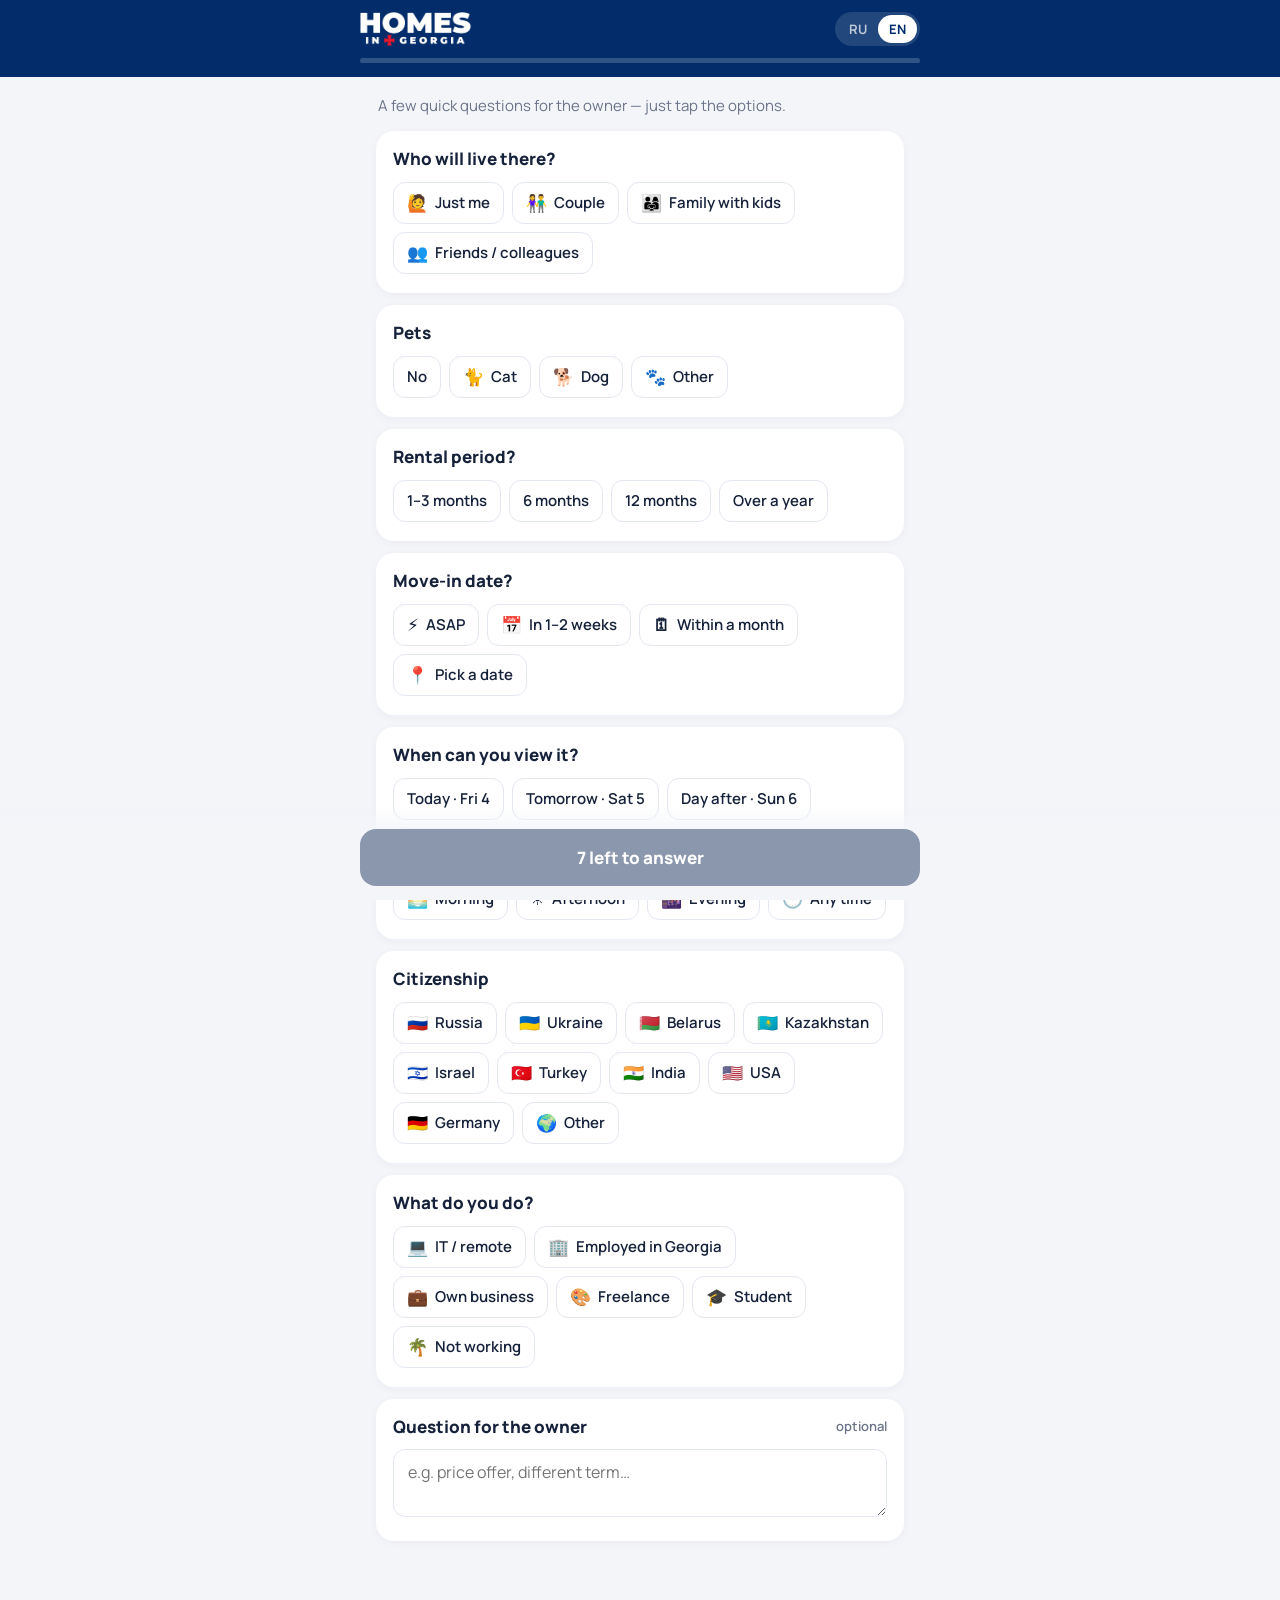
<file: anketa/index.html>
<!doctype html>
<!-- Made with Claude (Anthropic) · © Homes in Georgia · Created by Irakli Kvirkvelia -->
<html lang="ru">
<head>
<meta charset="utf-8">
<meta name="author" content="Irakli Kvirkvelia · Homes in Georgia">
<meta name="viewport" content="width=device-width,initial-scale=1,viewport-fit=cut">
<title>Анкета · Homes in Georgia</title>
<meta name="description" content="Короткая анкета для показа квартиры">
<meta name="theme-color" content="#032D6A">
<link rel="preconnect" href="https://fonts.googleapis.com">
<link href="https://fonts.googleapis.com/css2?family=Manrope:wght@400;500;600;700;800&display=swap" rel="stylesheet">
<script src="https://telegram.org/js/telegram-web-app.js"></script>
<style>
:root{
  --navy:#032D6A; --red:#E1262D; --bg:#F3F5F9; --card:#fff;
  --ink:#16213a; --muted:#6b7488; --line:#e3e7ef; --ok:#1f9d55; --warn:#E1262D;
}
*{box-sizing:border-box;-webkit-tap-highlight-color:transparent}
html,body{margin:0;background:var(--bg);color:var(--ink);font-family:Manrope,system-ui,-apple-system,Segoe UI,Roboto,sans-serif}
button,input,textarea{font:inherit;color:inherit}

.top{position:sticky;top:0;z-index:5;background:var(--navy);color:#fff;padding:12px 16px 14px;padding-top:calc(12px + env(safe-area-inset-top))}
.top-row{display:flex;align-items:center;justify-content:space-between;max-width:560px;margin:0 auto}
.logo{height:34px;width:auto;display:block}
.lang{display:flex;background:rgba(255,255,255,.12);border-radius:999px;padding:3px}
.lang button{border:0;background:none;color:#fff;opacity:.7;padding:5px 11px;border-radius:999px;font-size:13px;font-weight:700;cursor:pointer}
.lang button.on{background:#fff;color:var(--navy);opacity:1}
.prog{max-width:560px;margin:12px auto 0;height:5px;background:rgba(255,255,255,.18);border-radius:9px;overflow:hidden}
.prog i{display:block;height:100%;width:0;background:linear-gradient(90deg,#fff,#ffd7d8);border-radius:9px;transition:width .35s ease}

main{max-width:560px;margin:0 auto;padding:16px 16px 130px}
.intro{font-size:15px;color:var(--muted);margin:2px 2px 14px;line-height:1.45}
.card{background:var(--card);border-radius:18px;padding:16px 16px 18px;margin-bottom:12px;box-shadow:0 2px 10px rgba(20,35,70,.04);border:1.5px solid transparent;transition:border-color .2s}
.card.miss{border-color:var(--warn);animation:shake .35s}
@keyframes shake{25%{transform:translateX(-5px)}75%{transform:translateX(5px)}}
.q{display:flex;align-items:center;justify-content:space-between;gap:10px;font-size:17px;font-weight:800;margin:0 0 12px;line-height:1.25}
.q .ok{flex:none;width:22px;height:22px;border-radius:50%;background:#e7f7ee;color:var(--ok);display:grid;place-items:center;font-size:13px;opacity:0;transform:scale(.6);transition:.2s}
.card.done .q .ok{opacity:1;transform:none}
.q small{font-weight:600;color:var(--muted);font-size:13px}

.chips{display:flex;flex-wrap:wrap;gap:8px}
.chips+.chips{margin-top:8px}
.chip{border:1.5px solid var(--line);background:#fff;border-radius:12px;padding:9px 13px;font-size:15px;font-weight:600;cursor:pointer;display:flex;align-items:center;gap:7px;min-height:42px;transition:.12s}
.chip:active{transform:scale(.96)}
.chip.on{border-color:var(--navy);background:var(--navy);color:#fff}
.chip .e{font-size:17px;line-height:1}

.more{margin-top:12px}
.hide{display:none!important}
.field{width:100%;border:1.5px solid var(--line);background:#fff;border-radius:12px;padding:11px 14px;font-size:16px;outline:none}
.field:focus{border-color:var(--navy);box-shadow:0 0 0 4px rgba(3,45,106,.08)}
textarea.field{min-height:64px;resize:vertical}
.row2{display:flex;gap:10px;align-items:center}
.row2 .lbl{flex:1;font-size:14px;font-weight:700;color:var(--navy)}
.stepper{display:flex;align-items:center;gap:6px;background:#f1f4f9;border-radius:12px;padding:4px;flex:none}
.stepper button{width:38px;height:38px;border-radius:10px;border:0;background:#fff;font-size:22px;font-weight:700;color:var(--navy);cursor:pointer}
.stepper output{min-width:32px;text-align:center;font-size:20px;font-weight:800;color:var(--navy)}
.more .field+.row2,.row2+.field{margin-top:10px}
.note{display:flex;gap:8px;align-items:flex-start;background:#fff6e6;border-radius:12px;padding:10px 12px;font-size:13.5px;line-height:1.4;margin-top:10px;color:#6b4b00}

.bar{position:fixed;left:0;right:0;bottom:0;z-index:6;background:linear-gradient(180deg,rgba(243,245,249,0),var(--bg) 30%);padding:22px 16px calc(14px + env(safe-area-inset-bottom))}
.send{display:flex;align-items:center;justify-content:center;gap:10px;max-width:560px;margin:0 auto;width:100%;border:0;border-radius:16px;background:var(--navy);color:#fff;font-size:17px;font-weight:800;padding:17px;cursor:pointer;box-shadow:0 8px 20px rgba(3,45,106,.25);text-decoration:none;transition:.2s}
.send.wait{background:#8a97ad;box-shadow:none}

.thanks{display:none;text-align:center;padding:60px 20px}
.thanks .big{width:80px;height:80px;border-radius:50%;background:#e7f7ee;color:var(--ok);display:grid;place-items:center;margin:0 auto 16px;font-size:40px}
.thanks h2{font-size:24px;margin:0 0 8px}
.thanks p{color:var(--muted);font-size:16px;line-height:1.45;margin:0 0 20px}
.thanks button{background:none;border:0;color:var(--muted);text-decoration:underline;font-size:15px;cursor:pointer}
body.sent main,body.sent .bar{display:none}
body.sent .thanks{display:block}
</style>
</head>
<body>

<header class="top">
  <div class="top-row">
    <img class="logo" src="logo.png" alt="Homes in Georgia" width="118" height="36">
    <div class="lang" role="group" aria-label="Language">
      <button data-l="ru" class="on">RU</button><button data-l="en">EN</button>
    </div>
  </div>
  <div class="prog"><i id="prog"></i></div>
</header>

<main>
  <p class="intro" data-t="intro">Пара вопросов о вас для собственника — просто нажимайте на варианты.</p>

  <section class="card" data-q="who">
    <div class="q"><span data-t="whoT">Кто будет жить?</span><span class="ok">✓</span></div>
    <div class="chips" data-single="who"></div>
    <div class="more hide" id="whoMore">
      <input class="field" id="kidsX" data-ph="kPh" placeholder="Возраст детей, напр. 8 мес.">
      <div class="row2"><span class="lbl" data-t="pplL">Всего человек</span>
        <div class="stepper"><button type="button" data-d="-1" aria-label="−">−</button><output id="people">3</output><button type="button" data-d="1" aria-label="+">+</button></div>
      </div>
    </div>
  </section>

  <section class="card" data-q="pets">
    <div class="q"><span data-t="petsT">Домашние животные</span><span class="ok">✓</span></div>
    <div class="chips" data-single="pets"></div>
    <div class="more hide" id="petsMore">
      <input class="field" id="petsX" data-ph="petsPh" placeholder="Размер / порода (необязательно)">
      <div class="note"><span>📸</span><span data-t="petsN">Пришлите фото питомца в чат — собственники так соглашаются охотнее.</span></div>
    </div>
  </section>

  <section class="card" data-q="term">
    <div class="q"><span data-t="termT">На какой срок?</span><span class="ok">✓</span></div>
    <div class="chips" data-single="term"></div>
  </section>

  <section class="card" data-q="date">
    <div class="q"><span data-t="dateT">Когда заселиться?</span><span class="ok">✓</span></div>
    <div class="chips" data-single="date"></div>
    <div class="more hide" id="dateMore"><input class="field" type="date" id="dateX"></div>
  </section>

  <section class="card" data-q="view">
    <div class="q"><span data-t="viewT">Когда удобно посмотреть?</span><span class="ok">✓</span></div>
    <div class="chips" data-multi="vday"></div>
    <div class="chips" data-multi="vtime"></div>
  </section>

  <section class="card" data-q="country">
    <div class="q"><span data-t="countryT">Гражданство</span><span class="ok">✓</span></div>
    <div class="chips" data-single="country"></div>
    <div class="more hide" id="countryMore"><input class="field" id="countryX" data-ph="countryPh" placeholder="Какая страна?"></div>
  </section>

  <section class="card" data-q="job">
    <div class="q"><span data-t="jobT">Чем занимаетесь?</span><span class="ok">✓</span></div>
    <div class="chips" data-single="job"></div>
  </section>

  <section class="card" data-q="note">
    <div class="q"><span data-t="noteT">Вопрос собственнику</span><small data-t="opt">необязательно</small></div>
    <textarea class="field" id="noteX" data-ph="notePh" placeholder="Например: торг по цене, другой срок…"></textarea>
  </section>
</main>

<div class="bar"><a class="send wait" id="send" href="#" target="_blank" rel="noopener"></a></div>

<div class="thanks">
  <div class="big">✓</div>
  <h2 data-t="okT">Спасибо!</h2>
  <p data-t="okH">Менеджер свяжется с вами, чтобы договориться о показе.</p>
  <button type="button" id="again" data-t="again">Изменить ответы</button>
</div>

<script>
/* ===== Параметры ссылки =====
   ?tg=ник_оператора — ответы откроются в чате с оператором (если не настроена таблица)
   ?post=511488      — номер поста квартиры в канале
   ?u=@ник           — контакт клиента (если анкета открыта не из Telegram-бота)
   ?api=…/exec       — адрес Google Apps Script (сохранение в таблицу + уведомление операторам)
   ?lang=en          — язык
*/
const Q=new URLSearchParams(location.search);
const TG=(Q.get('tg')||'').replace(/^@/,'');
const ENDPOINT=Q.get('api')||'';
const POST=(Q.get('post')||'').trim();
const POST_URL=/^\d+$/.test(POST)?`https://t.me/rent_tbilisi_ge/${POST}`:POST;
/* Если анкета открыта как мини-приложение в Telegram — ник клиента берём автоматически */
const TWA=window.Telegram&&Telegram.WebApp&&Telegram.WebApp.initData?Telegram.WebApp:null;
const TU=TWA&&TWA.initDataUnsafe&&TWA.initDataUnsafe.user;
const CLIENT=TU?(TU.username?'@'+TU.username:[TU.first_name,TU.last_name].filter(Boolean).join(' ')+` (id ${TU.id})`):(Q.get('u')||'').trim();
if(TWA){try{TWA.ready();TWA.expand()}catch(e){}}

const T={
ru:{intro:'Пара вопросов о вас для собственника — просто нажимайте на варианты.',
whoT:'Кто будет жить?',kPh:'Возраст детей, напр. 8 мес.',pplL:'Всего человек',petsT:'Домашние животные',petsPh:'Размер / порода (необязательно)',petsN:'Пришлите фото питомца в чат — собственники так соглашаются охотнее.',
termT:'На какой срок?',dateT:'Когда заселиться?',viewT:'Когда удобно посмотреть?',countryT:'Гражданство',countryPh:'Какая страна?',jobT:'Чем занимаетесь?',
noteT:'Вопрос собственнику',opt:'необязательно',notePh:'Например: торг по цене, другой срок…',
left:n=>`Осталось ответить: ${n}`,send:'Отправить',okT:'Спасибо!',okH:'Менеджер свяжется с вами, чтобы договориться о показе.',again:'Изменить ответы',
o:{who:['🙋 Один / одна','👫 Пара','👨‍👩‍👧 Семья с детьми','👥 Друзья / коллеги'],
pets:['Нет','🐈 Кошка','🐕 Собака','🐾 Другое'],
term:['1–3 мес.','6 мес.','12 мес.','Больше года'],
date:['⚡ Как можно скорее','📅 Через 1–2 недели','🗓 В течение месяца','📍 Выбрать дату'],
vday:['Сегодня','Завтра','Послезавтра','На неделе'],vtime:['🌅 Утро','☀️ День','🌆 Вечер','🕐 Любое время'],
country:['🇷🇺 Россия','🇺🇦 Украина','🇧🇾 Беларусь','🇰🇿 Казахстан','🇮🇱 Израиль','🇹🇷 Турция','🇮🇳 Индия','🇺🇸 США','🇩🇪 Германия','🌍 Другая'],
job:['💻 IT / удалёнка','🏢 Работаю в Грузии','💼 Свой бизнес','🎨 Фриланс','🎓 Учёба','🌴 Не работаю']},
L:{head:'📋 АНКЕТА КЛИЕНТА',flat:'Квартира',client:'Клиент',who:'Проживающих',kids:'Дети',pets:'Животные',term:'Срок',date:'Заселение',view:'Показ',country:'Гражданство',job:'Деятельность',note:'Вопрос',no:'Нет',photo:'(фото пришлю)',ppl:'чел.'}},
en:{intro:'A few quick questions for the owner — just tap the options.',
whoT:'Who will live there?',kPh:'Children’s age, e.g. 8 months',pplL:'People in total',petsT:'Pets',petsPh:'Size / breed (optional)',petsN:'Please send a photo of your pet in the chat — owners agree more readily.',
termT:'Rental period?',dateT:'Move-in date?',viewT:'When can you view it?',countryT:'Citizenship',countryPh:'Which country?',jobT:'What do you do?',
noteT:'Question for the owner',opt:'optional',notePh:'e.g. price offer, different term…',
left:n=>`${n} left to answer`,send:'Send',okT:'Thank you!',okH:'Your manager will contact you to arrange a viewing.',again:'Edit answers',
o:{who:['🙋 Just me','👫 Couple','👨‍👩‍👧 Family with kids','👥 Friends / colleagues'],
pets:['No','🐈 Cat','🐕 Dog','🐾 Other'],
term:['1–3 months','6 months','12 months','Over a year'],
date:['⚡ ASAP','📅 In 1–2 weeks','🗓 Within a month','📍 Pick a date'],
vday:['Today','Tomorrow','Day after','This week'],vtime:['🌅 Morning','☀️ Afternoon','🌆 Evening','🕐 Any time'],
country:['🇷🇺 Russia','🇺🇦 Ukraine','🇧🇾 Belarus','🇰🇿 Kazakhstan','🇮🇱 Israel','🇹🇷 Turkey','🇮🇳 India','🇺🇸 USA','🇩🇪 Germany','🌍 Other'],
job:['💻 IT / remote','🏢 Employed in Georgia','💼 Own business','🎨 Freelance','🎓 Student','🌴 Not working']},
L:{head:'📋 CLIENT FORM',flat:'Apartment',client:'Client',who:'Occupants',kids:'Children',pets:'Pets',term:'Term',date:'Move-in',view:'Viewing',country:'Citizenship',job:'Occupation',note:'Question',no:'No',photo:'(will send a photo)',ppl:'people'}}
};
const REQ=['who','pets','term','date','view','country','job'];
const ql=Q.get('lang');
let lang=ql==='en'||ql==='ru'?ql:(/^(ru|uk|be|kk)/.test((TU&&TU.language_code)||navigator.language||'ru')?'ru':'en');

const S={who:-1,people:3,kidsX:'',pets:-1,petsX:'',term:-1,date:-1,dateX:'',vday:[],vtime:[],country:-1,countryX:'',job:-1,noteX:''};
try{Object.assign(S,JSON.parse(localStorage.getItem('hig_anketa2')||'{}'))}catch(e){}
const save=()=>{try{localStorage.setItem('hig_anketa2',JSON.stringify(S))}catch(e){}};
const $=id=>document.getElementById(id);
const t=k=>T[lang][k];
const strip=s=>s.replace(/^\S+\s/,'');

function dayOpts(full){
  const loc=lang==='ru'?'ru-RU':'en-GB',now=new Date();
  return T[lang].o.vday.map((n,i)=>{if(i>2)return n;const d=new Date(now);d.setDate(now.getDate()+i);
    const wd=d.toLocaleDateString(loc,{weekday:'short'}).replace('.','');
    return full?`${n} (${wd}, ${d.toLocaleDateString(loc,{day:'numeric',month:'short'}).replace('.','')})`:`${n} · ${wd} ${d.getDate()}`;});
}
const opts=k=>k==='vday'?dayOpts(false):T[lang].o[k];

function chipHTML(label){
  const m=label.match(/^(\p{Extended_Pictographic}[️‍\p{Extended_Pictographic}]*|\p{Regional_Indicator}{2})\s(.+)$/u);
  return m?`<span class="e">${m[1]}</span><span>${m[2]}</span>`:`<span>${label}</span>`;
}
function render(){
  document.querySelectorAll('[data-single],[data-multi]').forEach(box=>{
    const key=box.dataset.single||box.dataset.multi,multi=!!box.dataset.multi;
    box.innerHTML='';
    opts(key).forEach((label,i)=>{
      const b=document.createElement('button');b.type='button';b.className='chip';b.innerHTML=chipHTML(label);
      if(multi?S[key].includes(i):S[key]===i)b.classList.add('on');
      b.onclick=()=>pick(key,i,multi,box);
      box.appendChild(b);
    });
  });
  $('whoMore').classList.toggle('hide',S.who<2);
  $('kidsX').classList.toggle('hide',S.who!==2);
  $('petsMore').classList.toggle('hide',!(S.pets>0));
  $('dateMore').classList.toggle('hide',S.date!==3);
  $('countryMore').classList.toggle('hide',S.country!==9);
  $('people').textContent=S.people;
  status();
}
const needsMore=q=>(q==='who'&&S.who>=2)||(q==='pets'&&S.pets>0)||(q==='date'&&S.date===3)||(q==='country'&&S.country===9);
function pick(key,i,multi,box){
  const card=box.closest('.card'),q=card.dataset.q,was=answered(q);
  if(multi){const a=S[key],j=a.indexOf(i);j>=0?a.splice(j,1):a.push(i);
    if(key==='vtime'){if(i===3&&a.includes(3))S.vtime=[3];else if(i!==3)S.vtime=S.vtime.filter(x=>x!==3);}}
  else S[key]=S[key]===i?-1:i;
  if(key==='who'&&S.who>=2&&S.people<3)S.people=3;
  save();render();card.classList.remove('miss');
  // вопрос закрыт одним нажатием — плавно к следующему
  if(!multi&&!was&&answered(q)&&!needsMore(q))setTimeout(()=>next(card),220);
}
function next(card){
  let n=card.nextElementSibling;
  while(n&&n.classList.contains('card')&&answered(n.dataset.q))n=n.nextElementSibling;
  if(n&&n.classList.contains('card'))n.scrollIntoView({behavior:'smooth',block:'center'});
}
function answered(q){
  switch(q){
    case 'date':return S.date>=0&&(S.date!==3||!!S.dateX);
    case 'view':return S.vday.length>0;
    case 'country':return S.country>=0&&(S.country!==9||!!S.countryX.trim());
    case 'note':return false;
    default:return S[q]>=0;
  }
}
function status(){
  const left=REQ.filter(q=>!answered(q));
  document.querySelectorAll('.card').forEach(c=>c.classList.toggle('done',answered(c.dataset.q)));
  $('prog').style.width=Math.round((REQ.length-left.length)/REQ.length*100)+'%';
  const b=$('send');b.textContent=left.length?t('left')(left.length):t('send');b.classList.toggle('wait',!!left.length);
  if(!left.length&&!ENDPOINT){const m=message();
    b.href=TG?`https://t.me/${TG}?text=${encodeURIComponent(m)}`:`https://t.me/share/url?url=${encodeURIComponent(POST_URL||' ')}&text=${encodeURIComponent(m)}`}
  else b.removeAttribute('href');
}

function val(k){
  const o=T[lang].o,L=T[lang].L;
  switch(k){
    case 'flat':return POST_URL;
    case 'client':return CLIENT;
    case 'who':return S.who<0?'':`${S.who===0?1:S.who===1?2:S.people} ${L.ppl} — ${strip(o.who[S.who]).toLowerCase()}`;
    case 'kids':return S.who===2?(S.kidsX.trim()||'✓'):'';
    case 'pets':return S.pets===0?L.no:S.pets>0?[strip(o.pets[S.pets]),S.petsX.trim()].filter(Boolean).join(', ')+' '+L.photo:'';
    case 'term':return S.term>=0?o.term[S.term]:'';
    case 'date':if(S.date===3)return S.dateX?new Date(S.dateX+'T12:00').toLocaleDateString(lang==='ru'?'ru-RU':'en-GB',{day:'numeric',month:'long'}):'';
                return S.date>=0?strip(o.date[S.date]):'';
    case 'view':{const d=dayOpts(true);return [S.vday.slice().sort().map(i=>d[i]).join(', '),S.vtime.slice().sort().map(i=>strip(o.vtime[i]).toLowerCase()).join(', ')].filter(Boolean).join('; ')}
    case 'country':return S.country===9?S.countryX.trim():S.country>=0?strip(o.country[S.country]):'';
    case 'job':return S.job>=0?strip(o.job[S.job]):'';
    case 'note':return S.noteX.trim();
  }
}
const KEYS=['flat','client','who','kids','pets','term','date','view','country','job','note'];
function message(){const L=T[lang].L;return [L.head,'',...KEYS.map(k=>[k,val(k)]).filter(([,v])=>v).map(([k,v])=>`${L[k]}: ${v}`)].join('\n')}

$('send').addEventListener('click',async e=>{
  const left=REQ.filter(q=>!answered(q));
  if(left.length){e.preventDefault();
    const c=document.querySelector(`.card[data-q="${left[0]}"]`);c.classList.remove('miss');void c.offsetWidth;c.classList.add('miss');
    c.scrollIntoView({behavior:'smooth',block:'center'});return}
  if(ENDPOINT){e.preventDefault();
    const cl=lang;lang='ru';const data={lang:cl,text:message()};KEYS.forEach(k=>data[k]=val(k)||'');lang=cl;
    Object.assign(data,{name:TU?[TU.first_name,TU.last_name].filter(Boolean).join(' '):'',contact:CLIENT,people:data.who,wish:data.note,operator:TG});
    $('send').classList.add('wait');
    try{await fetch(ENDPOINT,{method:'POST',mode:'no-cors',headers:{'Content-Type':'text/plain;charset=utf-8'},body:JSON.stringify(data)})}catch(err){}
  } else if(TWA&&TG){e.preventDefault();TWA.openTelegramLink($('send').href)}
  setTimeout(()=>{document.body.classList.add('sent');scrollTo(0,0);if(TWA&&ENDPOINT)setTimeout(()=>{try{TWA.close()}catch(_){}},2500)},ENDPOINT?0:500);
});
$('again').onclick=()=>{document.body.classList.remove('sent');status()};

['kidsX','petsX','dateX','countryX','noteX'].forEach(id=>{const el=$(id);el.value=S[id]||'';
  el.addEventListener('input',()=>{S[id]=el.value;save();status()});});
document.querySelectorAll('.stepper button').forEach(b=>b.onclick=()=>{S.people=Math.max(2,Math.min(15,S.people+ +b.dataset.d));save();render()});

function applyLang(){
  document.documentElement.lang=lang;
  document.querySelectorAll('[data-t]').forEach(el=>{const v=t(el.dataset.t);if(typeof v==='string')el.textContent=v});
  document.querySelectorAll('[data-ph]').forEach(el=>el.placeholder=t(el.dataset.ph));
  document.querySelectorAll('.lang button').forEach(b=>b.classList.toggle('on',b.dataset.l===lang));
  render();
}
document.querySelectorAll('.lang button').forEach(b=>b.onclick=()=>{lang=b.dataset.l;applyLang()});
applyLang();
</script>
</body>
</html>
</file>
